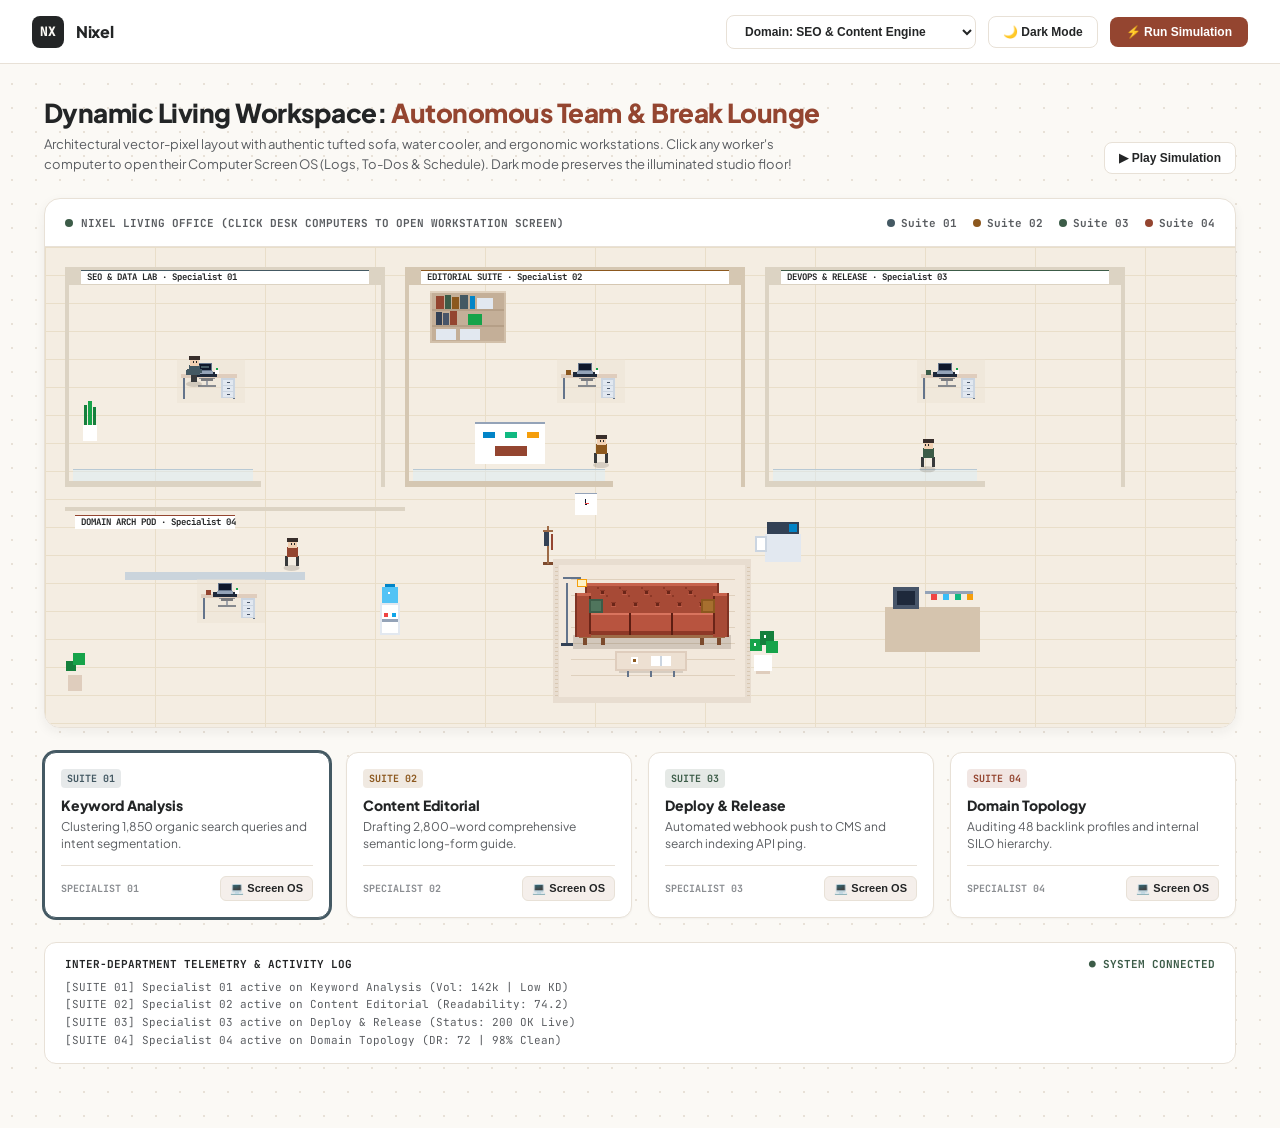
<file: index.html>
<!DOCTYPE html>
<html lang="en">
<head>
  <meta charset="UTF-8">
  <meta name="viewport" content="width=device-width, initial-scale=1.0">
  <title>NIXEL - Dynamic Vector-Pixel Workspace Studio</title>
  <link rel="stylesheet" href="./css/nixel-office.css">
</head>
<body>

  <!-- Top Navigation Bar -->
  <header class="top-nav">
    <div class="brand-wrap">
      <div class="brand-badge">NX</div>
      <div class="brand-text">Nixel</div>
    </div>

    <div class="nav-controls">
      <!-- Business Domain Switcher -->
      <select id="businessDomainSelect" class="theme-toggle-btn" style="cursor:pointer; font-weight:700;">
        <option value="seo">Domain: SEO &amp; Content Engine</option>
        <option value="ecommerce">Domain: E-Commerce &amp; DTC Store</option>
        <option value="saas">Domain: SaaS Engineering Squad</option>
      </select>

      <button id="themeToggleBtn" class="theme-toggle-btn">
        <span>🌙 Dark Mode</span>
      </button>
      <button class="btn-action" onclick="simulateOfficeWork()">
        <span>⚡ Run Simulation</span>
      </button>
    </div>
  </header>

  <!-- Main Workspace -->
  <main class="main-wrap">

    <!-- Hero Introduction -->
    <section class="hero-row">
      <div>
        <h1 id="heroTitle" class="hero-title">Dynamic Living Workspace: <span>Autonomous Team &amp; Break Lounge</span></h1>
        <p id="heroSub" class="hero-sub">
          Architectural vector-pixel layout with authentic tufted sofa, water cooler, and ergonomic workstations. Click any worker's computer to open their Computer Screen OS (Logs, To-Dos &amp; Schedule). Dark mode preserves the illuminated studio floor!
        </p>
      </div>
      <div>
        <button class="theme-toggle-btn" onclick="simulateOfficeWork()">
          <span>▶ Play Simulation</span>
        </button>
      </div>
    </section>

    <!-- Canvas Frame -->
    <section class="office-frame">
      <div class="office-header">
        <div style="display:flex; align-items:center; gap:8px;">
          <span style="width:8px; height:8px; border-radius:50%; background:var(--accent-sage);"></span>
          <span id="canvasHeaderLabel">NIXEL LIVING OFFICE (CLICK DESK COMPUTERS TO OPEN WORKSTATION SCREEN)</span>
        </div>
        <div class="room-legend">
          <div class="legend-tag"><span class="legend-dot" style="background:#445963;"></span> Suite 01</div>
          <div class="legend-tag"><span class="legend-dot" style="background:#8c581e;"></span> Suite 02</div>
          <div class="legend-tag"><span class="legend-dot" style="background:#3c5c48;"></span> Suite 03</div>
          <div class="legend-tag"><span class="legend-dot" style="background:#944530;"></span> Suite 04</div>
        </div>
      </div>

      <div class="canvas-box">
        <canvas id="officeCanvas"></canvas>

        <!-- Concise Character Hover Tooltip -->
        <div id="inspectTooltip" class="inspect-tooltip">
          <div id="ttRole" class="tt-role">KEYWORD ANALYST</div>
          <div id="ttName" class="tt-name">Specialist 01</div>
          <div id="ttAct" class="tt-act">
            <span id="ttActDot" class="tt-act-dot" style="background:var(--accent-sage);"></span>
            <span id="ttActText">Working at workstation</span>
          </div>
        </div>
      </div>
    </section>

    <!-- 4 Dynamic Role Cards -->
    <section id="roleCardsGrid" class="cards-row">
      <!-- Injected dynamically by nixel-office-app.js -->
    </section>

    <!-- Real-time Console Log -->
    <section class="console-box">
      <div class="console-header">
        <span>INTER-DEPARTMENT TELEMETRY &amp; ACTIVITY LOG</span>
        <span style="color:var(--accent-sage);">● SYSTEM CONNECTED</span>
      </div>
      <div id="consoleContent" class="console-lines">
        <!-- Injected dynamically by nixel-office-app.js -->
      </div>
    </section>

  </main>

  <!-- Modal: Realistic Workstation Computer Screen OS -->
  <div id="computerScreenModal" class="modal-overlay">
    <div class="screen-window">
      <!-- OS Window Titlebar -->
      <div class="screen-titlebar">
        <div class="screen-window-controls">
          <span id="screenCloseBtn" class="ctrl-dot ctrl-red" title="Close Screen"></span>
          <span class="ctrl-dot ctrl-yellow"></span>
          <span class="ctrl-dot ctrl-green"></span>
        </div>
        <div id="screenSysInfo" class="screen-sysinfo">WORKSTATION OS · SPECIALIST 01</div>
        <span id="screenSuiteBadge" style="font-family:'JetBrains Mono',monospace; font-size:10px; font-weight:700; color:var(--accent-sage);">
          ● ACTIVE
        </span>
      </div>

      <!-- OS App Navigation Tabs -->
      <div class="screen-tabs">
        <button class="screen-tab-btn active" data-tab="logs" onclick="switchScreenTab('logs')">📋 Activity Logs</button>
        <button class="screen-tab-btn" data-tab="todos" onclick="switchScreenTab('todos')">☑️ Task Checklist</button>
        <button class="screen-tab-btn" data-tab="schedule" onclick="switchScreenTab('schedule')">📅 Upcoming Schedule</button>
      </div>

      <!-- Screen Main Display Body -->
      <div id="screenBodyContent" class="screen-body">
        <!-- Injected dynamically based on selected tab and active role -->
      </div>
    </div>
  </div>

  <!-- Modular Scripts -->
  <script src="./js/nixel-office-assets.js"></script>
  <script src="./js/nixel-office-canvas.js"></script>
  <script src="./js/nixel-office-app.js"></script>
</body>
</html>
</file>
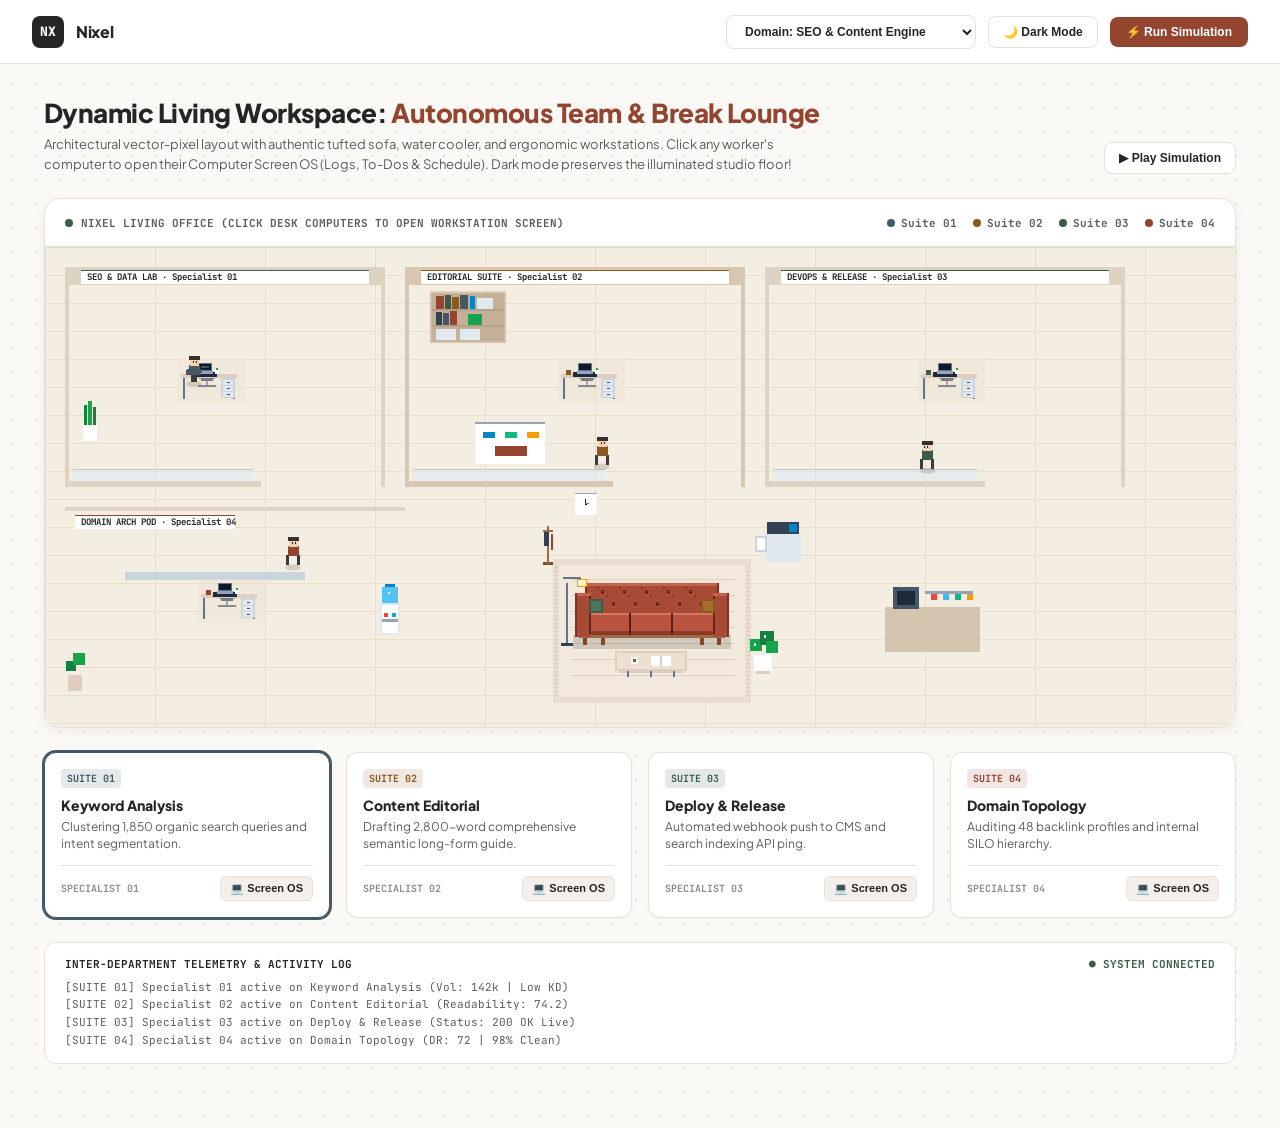
<file: skill/templates/index.html>
<!DOCTYPE html>
<html lang="en">
<head>
  <meta charset="UTF-8">
  <meta name="viewport" content="width=device-width, initial-scale=1.0">
  <title>NIXEL - Dynamic Vector-Pixel Workspace Studio</title>
  <link rel="stylesheet" href="/css/nixel-office.css">
</head>
<body>

  <!-- Top Navigation Bar -->
  <header class="top-nav">
    <div class="brand-wrap">
      <div class="brand-badge">NX</div>
      <div class="brand-text">Nixel</div>
    </div>

    <div class="nav-controls">
      <!-- Business Domain Switcher -->
      <select id="businessDomainSelect" class="theme-toggle-btn" style="cursor:pointer; font-weight:700;">
        <option value="seo">Domain: SEO &amp; Content Engine</option>
        <option value="ecommerce">Domain: E-Commerce &amp; DTC Store</option>
        <option value="saas">Domain: SaaS Engineering Squad</option>
      </select>

      <button id="themeToggleBtn" class="theme-toggle-btn">
        <span>🌙 Dark Mode</span>
      </button>
      <button class="btn-action" onclick="simulateOfficeWork()">
        <span>⚡ Run Simulation</span>
      </button>
    </div>
  </header>

  <!-- Main Workspace -->
  <main class="main-wrap">

    <!-- Hero Introduction -->
    <section class="hero-row">
      <div>
        <h1 id="heroTitle" class="hero-title">Dynamic Living Workspace: <span>Autonomous Team &amp; Break Lounge</span></h1>
        <p id="heroSub" class="hero-sub">
          Architectural vector-pixel layout with authentic tufted sofa, water cooler, and ergonomic workstations. Click any worker's computer to open their Computer Screen OS (Logs, To-Dos &amp; Schedule). Dark mode preserves the illuminated studio floor!
        </p>
      </div>
      <div>
        <button class="theme-toggle-btn" onclick="simulateOfficeWork()">
          <span>▶ Play Simulation</span>
        </button>
      </div>
    </section>

    <!-- Canvas Frame -->
    <section class="office-frame">
      <div class="office-header">
        <div style="display:flex; align-items:center; gap:8px;">
          <span style="width:8px; height:8px; border-radius:50%; background:var(--accent-sage);"></span>
          <span id="canvasHeaderLabel">NIXEL LIVING OFFICE (CLICK DESK COMPUTERS TO OPEN WORKSTATION SCREEN)</span>
        </div>
        <div class="room-legend">
          <div class="legend-tag"><span class="legend-dot" style="background:#445963;"></span> Suite 01</div>
          <div class="legend-tag"><span class="legend-dot" style="background:#8c581e;"></span> Suite 02</div>
          <div class="legend-tag"><span class="legend-dot" style="background:#3c5c48;"></span> Suite 03</div>
          <div class="legend-tag"><span class="legend-dot" style="background:#944530;"></span> Suite 04</div>
        </div>
      </div>

      <div class="canvas-box">
        <canvas id="officeCanvas"></canvas>

        <!-- Concise Character Hover Tooltip -->
        <div id="inspectTooltip" class="inspect-tooltip">
          <div id="ttRole" class="tt-role">KEYWORD ANALYST</div>
          <div id="ttName" class="tt-name">Specialist 01</div>
          <div id="ttAct" class="tt-act">
            <span id="ttActDot" class="tt-act-dot" style="background:var(--accent-sage);"></span>
            <span id="ttActText">Working at workstation</span>
          </div>
        </div>
      </div>
    </section>

    <!-- 4 Dynamic Role Cards -->
    <section id="roleCardsGrid" class="cards-row">
      <!-- Injected dynamically by nixel-office-app.js -->
    </section>

    <!-- Real-time Console Log -->
    <section class="console-box">
      <div class="console-header">
        <span>INTER-DEPARTMENT TELEMETRY &amp; ACTIVITY LOG</span>
        <span style="color:var(--accent-sage);">● SYSTEM CONNECTED</span>
      </div>
      <div id="consoleContent" class="console-lines">
        <!-- Injected dynamically by nixel-office-app.js -->
      </div>
    </section>

  </main>

  <!-- Modal: Realistic Workstation Computer Screen OS -->
  <div id="computerScreenModal" class="modal-overlay">
    <div class="screen-window">
      <!-- OS Window Titlebar -->
      <div class="screen-titlebar">
        <div class="screen-window-controls">
          <span id="screenCloseBtn" class="ctrl-dot ctrl-red" title="Close Screen"></span>
          <span class="ctrl-dot ctrl-yellow"></span>
          <span class="ctrl-dot ctrl-green"></span>
        </div>
        <div id="screenSysInfo" class="screen-sysinfo">WORKSTATION OS · SPECIALIST 01</div>
        <span id="screenSuiteBadge" style="font-family:'JetBrains Mono',monospace; font-size:10px; font-weight:700; color:var(--accent-sage);">
          ● ACTIVE
        </span>
      </div>

      <!-- OS App Navigation Tabs -->
      <div class="screen-tabs">
        <button class="screen-tab-btn active" data-tab="logs" onclick="switchScreenTab('logs')">📋 Activity Logs</button>
        <button class="screen-tab-btn" data-tab="todos" onclick="switchScreenTab('todos')">☑️ Task Checklist</button>
        <button class="screen-tab-btn" data-tab="schedule" onclick="switchScreenTab('schedule')">📅 Upcoming Schedule</button>
      </div>

      <!-- Screen Main Display Body -->
      <div id="screenBodyContent" class="screen-body">
        <!-- Injected dynamically based on selected tab and active role -->
      </div>
    </div>
  </div>

  <!-- Modular Scripts -->
  <script src="/js/nixel-office-assets.js"></script>
  <script src="/js/nixel-office-canvas.js"></script>
  <script src="/js/nixel-office-app.js"></script>
</body>
</html>
</file>
<file: css/nixel-office.css>
/* NIXEL - Contemporary Vector-Pixel Living Office Stylesheet */
@import url('https://fonts.googleapis.com/css2?family=Plus+Jakarta+Sans:wght@400;500;600;700;800&family=JetBrains+Mono:wght@500;700&display=swap');

:root {
  --bg-main: #FBF9F5;
  --bg-card: #FFFFFF;
  --bg-card-subtle: #F5EFEB;
  --text-main: #232526;
  --text-muted: #5A5D61;
  --text-subtle: #8A8D91;
  --border-subtle: #E8E1D7;
  --border-focus: #232526;
  --accent-terracotta: #944530;
  --accent-sage: #3C5C48;
  --accent-ochre: #8C581E;
  --accent-slate: #445963;
  --shadow-sm: 0 1px 2px rgba(35, 37, 38, 0.04);
  --shadow-md: 0 4px 12px rgba(35, 37, 38, 0.06);
  --shadow-popover: 0 8px 24px rgba(35, 37, 38, 0.12);
}

[data-theme="dark"] {
  --bg-main: #18191A;
  --bg-card: #212325;
  --bg-card-subtle: #292B2E;
  --text-main: #F5F2EB;
  --text-muted: #A3A7AD;
  --text-subtle: #6E737A;
  --border-subtle: #323538;
  --border-focus: #F5F2EB;
  --shadow-sm: 0 1px 3px rgba(0, 0, 0, 0.3);
  --shadow-md: 0 4px 14px rgba(0, 0, 0, 0.4);
  --shadow-popover: 0 8px 28px rgba(0, 0, 0, 0.5);
}

* { box-sizing: border-box; margin: 0; padding: 0; }
body {
  font-family: 'Plus Jakarta Sans', sans-serif;
  background-color: var(--bg-main);
  color: var(--text-main);
  min-height: 100vh;
  transition: background-color 0.25s ease, color 0.25s ease;
  background-image: radial-gradient(var(--border-subtle) 1px, transparent 1px);
  background-size: 24px 24px;
}

.top-nav {
  height: 64px;
  border-bottom: 1px solid var(--border-subtle);
  background: var(--bg-card);
  display: flex;
  align-items: center;
  justify-content: space-between;
  padding: 0 32px;
}

.brand-wrap { display: flex; align-items: center; gap: 12px; }
.brand-badge {
  width: 32px; height: 32px; border-radius: 8px;
  background: var(--text-main); color: var(--bg-main);
  display: flex; align-items: center; justify-content: center;
  font-family: 'JetBrains Mono', monospace; font-weight: 800; font-size: 13px;
}
.brand-text { font-size: 16px; font-weight: 800; letter-spacing: -0.02em; }
.nav-controls { display: flex; align-items: center; gap: 12px; }

.theme-toggle-btn {
  padding: 8px 14px; border-radius: 8px; border: 1px solid var(--border-subtle);
  background: var(--bg-card); color: var(--text-main); font-size: 12px;
  font-weight: 600; cursor: pointer; display: flex; align-items: center; gap: 6px;
}
.btn-action {
  padding: 8px 16px; border-radius: 8px; border: none;
  background: var(--accent-terracotta); color: #FFF; font-size: 12px;
  font-weight: 700; cursor: pointer;
}

.main-wrap { max-width: 1240px; margin: 0 auto; padding: 32px 24px 64px; }
.hero-row { display: flex; justify-content: space-between; align-items: flex-end; margin-bottom: 24px; gap: 24px; }
.hero-title { font-size: 26px; font-weight: 800; letter-spacing: -0.02em; margin-bottom: 6px; }
.hero-title span { color: var(--accent-terracotta); }
.hero-sub { font-size: 13px; color: var(--text-muted); max-width: 760px; line-height: 1.5; }

.office-frame {
  background: var(--bg-card);
  border: 1px solid var(--border-subtle);
  border-radius: 16px;
  box-shadow: var(--shadow-md);
  margin-bottom: 24px;
  overflow: hidden;
}

.office-header {
  height: 48px; border-bottom: 1px solid var(--border-subtle);
  display: flex; align-items: center; justify-content: space-between;
  padding: 0 20px; font-size: 11px; font-family: 'JetBrains Mono', monospace;
  font-weight: 700; color: var(--text-muted);
}
.room-legend { display: flex; gap: 16px; }
.legend-tag { display: flex; align-items: center; gap: 6px; font-size: 11px; }
.legend-dot { width: 8px; height: 8px; border-radius: 50%; }

.canvas-box { position: relative; width: 100%; height: 480px; background: #F5EEE3; }
#officeCanvas { width: 100%; height: 100%; display: block; image-rendering: pixelated; }

/* Concise Character Hover Tooltip */
.inspect-tooltip {
  position: absolute; top: 16px; left: 20px;
  background: rgba(255, 255, 255, 0.95);
  backdrop-filter: blur(8px);
  border: 1px solid rgba(0, 0, 0, 0.08);
  border-radius: 8px; padding: 8px 12px;
  box-shadow: 0 6px 18px rgba(0, 0, 0, 0.12);
  pointer-events: none; opacity: 0; transform: translateY(4px);
  transition: opacity 0.15s ease, transform 0.15s ease;
  z-index: 50; min-width: 170px; max-width: 250px; color: #232526;
}
.inspect-tooltip.show { opacity: 1; transform: translateY(0); }
.tt-role { font-size: 10px; font-family: 'JetBrains Mono', monospace; font-weight: 700; text-transform: uppercase; margin-bottom: 2px; }
.tt-name { font-size: 13px; font-weight: 800; color: #18191A; margin-bottom: 4px; }
.tt-act { font-size: 11px; color: #4B5563; display: flex; align-items: center; gap: 5px; line-height: 1.3; }
.tt-act-dot { width: 6px; height: 6px; border-radius: 50%; display: inline-block; flex-shrink: 0; }

/* Workflow Cards Row */
.cards-row { display: grid; grid-template-columns: repeat(4, 1fr); gap: 16px; margin-bottom: 24px; }
.room-card {
  background: var(--bg-card); border: 1px solid var(--border-subtle);
  border-radius: 12px; padding: 16px; box-shadow: var(--shadow-sm);
  cursor: pointer; transition: all 0.2s ease; display: flex; flex-direction: column;
}
.room-card:hover { transform: translateY(-2px); box-shadow: var(--shadow-md); border-color: var(--border-focus); }
.room-card.active { border-color: var(--border-focus); box-shadow: 0 0 0 2px var(--border-focus); }
.card-room-badge {
  font-family: 'JetBrains Mono', monospace; font-size: 10px; font-weight: 700;
  padding: 3px 6px; border-radius: 4px; width: fit-content; margin-bottom: 8px;
}
.card-title { font-size: 14px; font-weight: 800; margin-bottom: 4px; }
.card-text { font-size: 12px; color: var(--text-muted); line-height: 1.45; margin-bottom: 12px; flex-grow: 1; }
.card-actions { display: flex; justify-content: space-between; align-items: center; padding-top: 10px; border-top: 1px solid var(--border-subtle); }
.card-role-label { font-size: 10px; font-family: 'JetBrains Mono', monospace; font-weight: 700; color: var(--text-subtle); }
.btn-open-screen {
  font-size: 11px; font-weight: 700; padding: 5px 9px; border-radius: 6px;
  border: 1px solid var(--border-subtle); background: var(--bg-card-subtle);
  color: var(--text-main); cursor: pointer; display: flex; align-items: center; gap: 4px;
}
.btn-open-screen:hover { background: var(--text-main); color: var(--bg-main); }

/* Computer Screen Modal Window (Realistic Workstation Screen OS) */
.modal-overlay {
  position: fixed; inset: 0; background: rgba(0, 0, 0, 0.65);
  backdrop-filter: blur(6px); display: none; align-items: center;
  justify-content: center; z-index: 100; padding: 20px;
}
.modal-overlay.open { display: flex; }
.screen-window {
  background: #1E2227; border: 2px solid #333842;
  border-radius: 12px; width: 100%; max-width: 660px;
  box-shadow: 0 24px 48px rgba(0, 0, 0, 0.6); overflow: hidden;
  color: #ECEFF4; font-family: 'Plus Jakarta Sans', sans-serif;
  animation: screenPop 0.2s cubic-bezier(0.16, 1, 0.3, 1);
}
@keyframes screenPop {
  from { opacity: 0; transform: scale(0.95) translateY(12px); }
  to { opacity: 1; transform: scale(1) translateY(0); }
}
.screen-titlebar {
  background: #181B1F; padding: 10px 16px; border-bottom: 1px solid #2B303A;
  display: flex; align-items: center; justify-content: space-between;
}
.screen-window-controls { display: flex; gap: 7px; align-items: center; }
.ctrl-dot { width: 11px; height: 11px; border-radius: 50%; display: inline-block; }
.ctrl-red { background: #FF5F56; cursor: pointer; }
.ctrl-yellow { background: #FFBD2E; }
.ctrl-green { background: #27C93F; }
.screen-sysinfo { font-family: 'JetBrains Mono', monospace; font-size: 11px; color: #8F96A3; font-weight: 600; }

.screen-tabs {
  background: #23272E; padding: 0 16px; display: flex; gap: 4px;
  border-bottom: 1px solid #2B303A;
}
.screen-tab-btn {
  background: transparent; border: none; padding: 10px 14px;
  color: #8F96A3; font-size: 12px; font-weight: 700; cursor: pointer;
  border-bottom: 2px solid transparent; transition: all 0.15s ease;
}
.screen-tab-btn.active { color: #ECEFF4; border-bottom-color: var(--accent-terracotta); background: #1E2227; }
.screen-tab-btn:hover { color: #FFF; }

.screen-body { padding: 20px; max-height: 400px; overflow-y: auto; background: #1E2227; }

/* Timeline Logs */
.screen-timeline { display: flex; flex-direction: column; gap: 12px; position: relative; }
.timeline-item { display: flex; gap: 12px; align-items: flex-start; }
.tl-dot {
  width: 20px; height: 20px; border-radius: 50%;
  display: flex; align-items: center; justify-content: center;
  font-size: 10px; font-weight: 800; flex-shrink: 0; margin-top: 1px;
}
.tl-time { font-family: 'JetBrains Mono', monospace; font-size: 10px; color: #7E8694; margin-bottom: 2px; }
.tl-text { font-size: 13px; line-height: 1.4; color: #D8DEE9; }

/* Checklist To-Dos */
.todo-group { display: flex; flex-direction: column; gap: 10px; }
.todo-row {
  display: flex; align-items: center; gap: 12px; padding: 10px 14px;
  background: #252A32; border-radius: 8px; border: 1px solid #2F3540;
}
.todo-check {
  width: 18px; height: 18px; border-radius: 4px; border: 1.5px solid #4C566A;
  display: flex; align-items: center; justify-content: center; font-size: 11px;
  color: #FFF; flex-shrink: 0;
}
.todo-check.done { background: #3C5C48; border-color: #3C5C48; }
.todo-label { font-size: 13px; flex-grow: 1; color: #E5E9F0; }
.todo-label.completed { text-decoration: line-through; color: #7E8694; }
.todo-tag {
  font-family: 'JetBrains Mono', monospace; font-size: 10px; font-weight: 700;
  padding: 2px 6px; border-radius: 4px; background: rgba(255,255,255,0.08);
}

.console-box {
  background: var(--bg-card); border: 1px solid var(--border-subtle);
  border-radius: 12px; padding: 14px 20px;
}
.console-header {
  font-family: 'JetBrains Mono', monospace; font-size: 11px; font-weight: 700;
  display: flex; justify-content: space-between; margin-bottom: 8px;
}
.console-lines {
  font-family: 'JetBrains Mono', monospace; font-size: 11px; line-height: 1.6;
  color: var(--text-muted);
}
</file>
